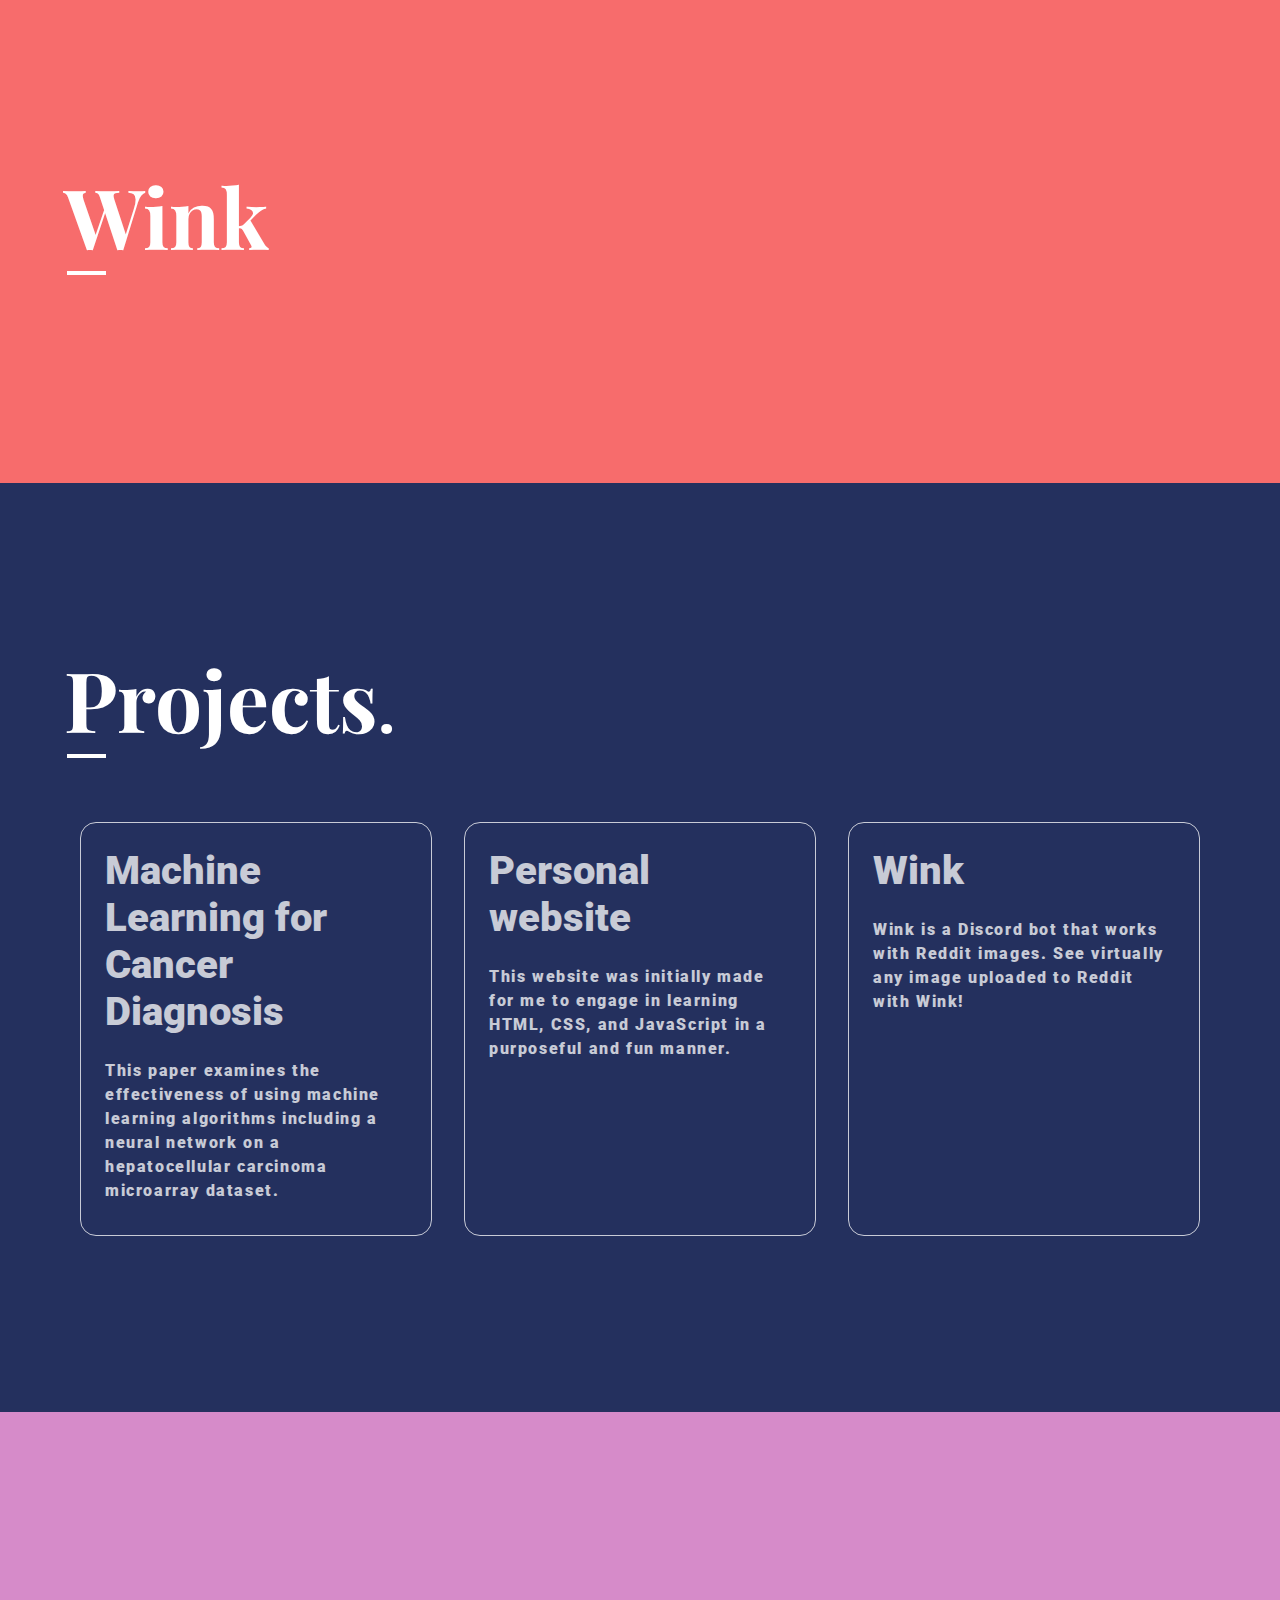
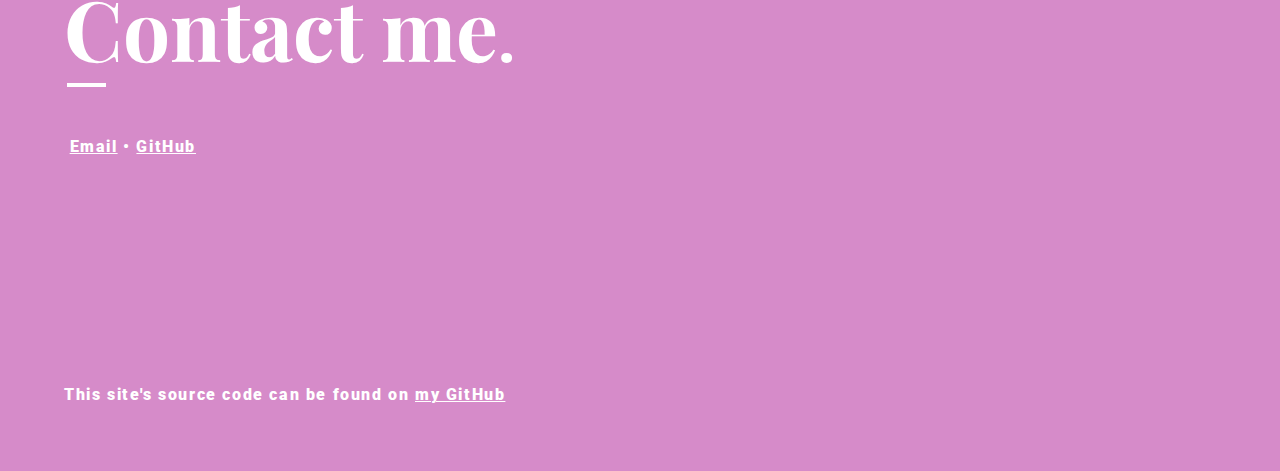
<file: index.html>
<!DOCTYPE html>
<html lang="en-US">
    <head>
        <meta charset="utf-8">
        <meta name="viewport" content="width=device-width, initial-scale=1.0">
        <link href="styles/style.css" rel="stylesheet">
        <link rel="icon" href="icons/chaicow.ico" type="image/x-icon">
        <link href="https://fonts.googleapis.com/css2?family=Playfair+Display&display=swap"
            rel="stylesheet">   
        <link href="https://fonts.googleapis.com/css2?family=Roboto:wght@100&display=swap" 
            rel="stylesheet"> 
        <script src="scripts/main.js" defer></script>  
        <title>Raymond Tian</title>
        <meta name="author" content="Raymond Tian">
        <meta name="description" 
            content="Raymond Tian's Personal Website">
    </head>
    
    <body ontouchstart="">  
        <section class="main">
            <h1 class="pad" id="name-header">Raymond Tian<span 
                class="period">.</span></h1>
            <div class="heading-underline"></div> 
            <div class="spacing"></div>     
        </section>
        
        <section class="projects">
            <h2 class="pad section-header" id="projects-header">Projects<span class="period">.</span></h2>  
            <div class="heading-underline"></div> 
            <div class="spacing"></div>

            <div class="projects-container pad">  
                <div class="project">
                    <a class="collapsible-link"
                        href="https://github.com/raymondytian/microarray-ml">
                        <div class="collapsible">
                            <h3 class="collapsible-header">
                                Machine Learning for Cancer Diagnosis</h3>
                            <p>
                                <br>This paper examines the effectiveness of using 
                                machine learning algorithms including a neural 
                                network on a hepatocellular carcinoma microarray 
                                dataset.</p>
                        </div>
                    </a>
                </div>

                <div class="project">
                    <a class="collapsible-link" 
                        href="https://github.com/raymondytian/raymondytian.github.io">
                        <div class="collapsible">
                            <h3 class="collapsible-header">Personal website</h3>
                            <p>
                                <br>
                                This website was initially made for me to engage in 
                                learning HTML, CSS, and JavaScript in a purposeful 
                                and fun manner.</p>
                        </div>
                    </a>
                </div>

                <div class="project">
                    <a class="collapsible-link" 
                        href="https://github.com/raymondytian/wink">
                        <div class="collapsible">
                            <h3 class="collapsible-header">Wink</h3>
                            <p>
                                <br>
                                Wink is a Discord bot that works with Reddit 
                                images. See virtually any image uploaded to 
                                Reddit with Wink!</p>
                        </div>
                    </a>
                </div>
            </div>
        </section>

        <section class="contact-me secton-header"> 
            <h2 class="pad" id="contact-me-header">Contact me<span class="period">.</span></h2>
            <div class="heading-underline"></div>  
            <div class="spacing"></div>
            
            <p class="pad" id="contact-info">&nbsp;<a class="link" 
                href="mailto:raymondtian.us@gmail.com">Email</a>&nbsp;•&nbsp;<a 
                class="link" href="https://github.com/raymondytian">GitHub</a>
            </p>
        </section>
        
        <footer>
            <p class="pad">This site's source code can be found on 
                <a class="link" href="https://github.com/raymondytian">my GitHub
                </a></p>
        </footer> 
    </body>
</html>
</file>
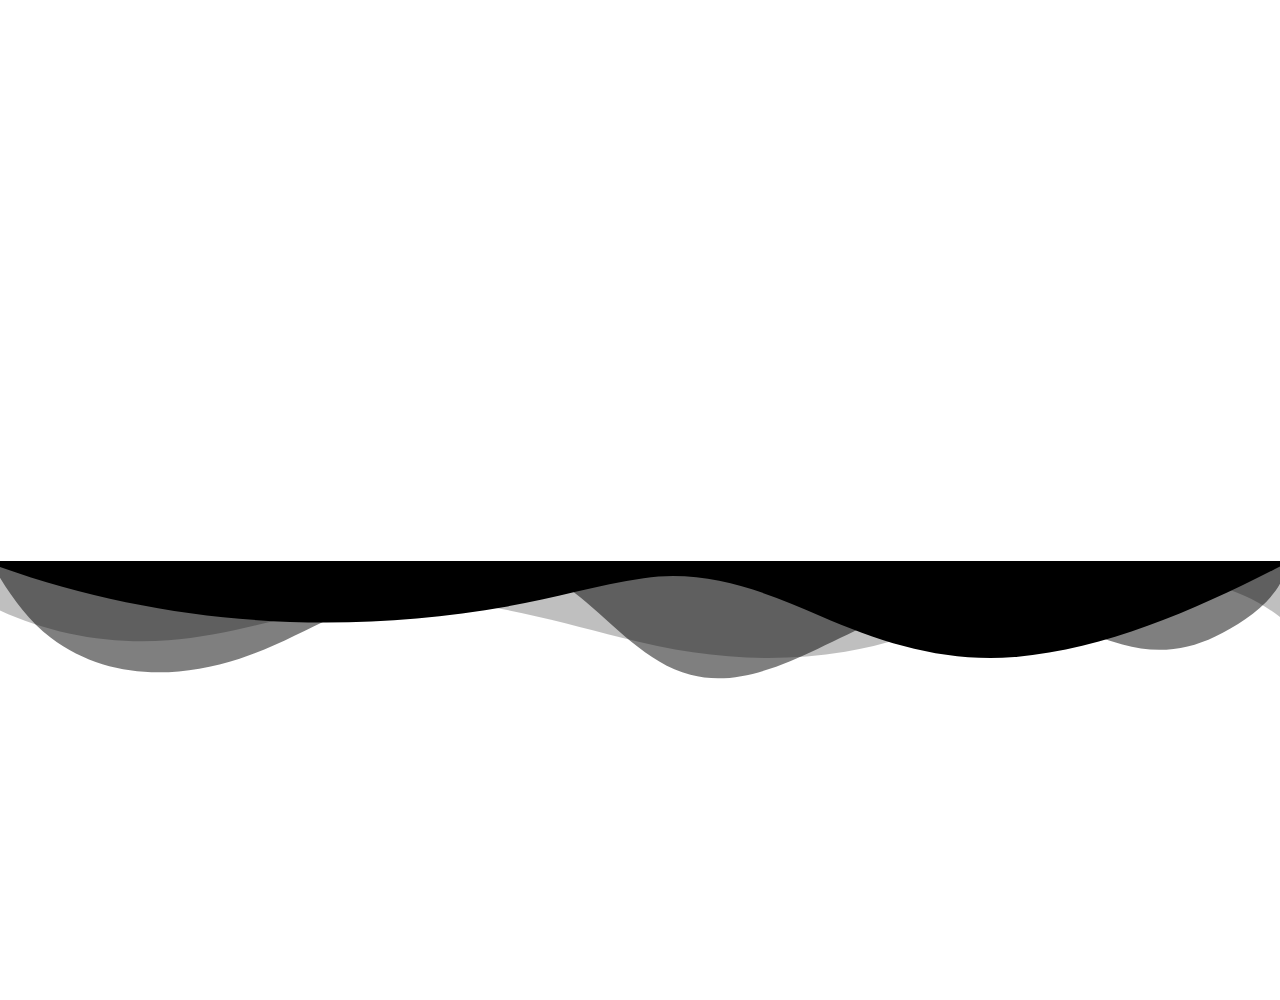
<file: docs/index.html>
<!DOCTYPE html>
<html lang="en-US">
    <head>
        <meta charset="utf-8">
        <meta name="viewport" content="width=device-width, initial-scale=1.0">
        <link href="styles/style.css" rel="stylesheet">
        <link rel="icon" href="icons/chaicow.ico" type="image/x-icon">
        <link href="https://fonts.googleapis.com/css2?family=Playfair+Display&display=swap"
            rel="stylesheet">   
        <link href="https://fonts.googleapis.com/css2?family=Roboto:wght@100&display=swap" 
            rel="stylesheet"> 
        <script src="scripts/main.js" defer></script>  
        <script src="https://ajax.googleapis.com/ajax/libs/jquery/3.5.1/jquery.min.js"></script>
        <title>Raymond Tian</title>
        <meta name="author" content="Raymond Tian">
        <meta name="description" 
            content="Raymond Tian's Personal Website">
    </head>
    
    <body ontouchstart="">  
        <header>
            <h2 class="pad fade fadeOut" id="name-header">Raymond Tian<span 
                class="period">.</span></h1>
            <div class="heading-underline fade fadeOut"></div> 
            <div class="spacing"></div> 
            <div class="big-spacing"></div>
            <h5 class="pad" id="name-header">Welcome to my website</h5>    
        </header>
        
        <section class="projects">
            <h2 class="pad section-header fade fadeOut" id="projects-header">Projects<span class="period">.</span></h2>  
            <div class="heading-underline fade fadeOut"></div> 
            <div class="spacing"></div>

            <div class="projects-container pad fade fadeOut">  
                <div class="project">
                    <a class="collapsible-link"
                        href="https://github.com/raymondytian/microarray-ml">
                        <div class="collapsible">
                            <h3 class="collapsible-header">
                                Machine Learning for Cancer Diagnosis</h3>
                            <p>
                                <br>This paper examines the effectiveness of using 
                                machine learning algorithms including a neural 
                                network on a hepatocellular carcinoma microarray 
                                dataset.</p>
                        </div>
                    </a>
                </div>

                <div class="project">
                    <a class="collapsible-link" 
                        href="https://github.com/raymondytian/raymondytian.github.io">
                        <div class="collapsible">
                            <h3 class="collapsible-header">Personal website</h3>
                            <p>
                                <br>
                                This website was initially made for me to engage in 
                                learning HTML, CSS, and JavaScript in a purposeful 
                                and fun manner. Now, it serves as a display and a reflection
                                of my projects and future endeavors. </p>
                        </div>
                    </a>
                </div>

                <div class="project">
                    <a class="collapsible-link" 
                        href="https://github.com/raymondytian/wink">
                        <div class="collapsible">
                            <h3 class="collapsible-header">Wink</h3>
                            <p>
                                <br>
                                Wink is a Discord bot that works with Reddit 
                                images. See virtually any image uploaded to 
                                Reddit with Wink! Wink is powered by Heroku, discord.py 
                                and PRAW.</p>
                        </div>
                    </a>
                </div>
            </div>
        </section>

        <section class="contact-me section-header"> 
            <h2 class="pad fade fadeOut" id="contact-me-header">Contact me<span class="period">.</span></h2>
            <div class="heading-underline fade fadeOut"></div>  
            <div class="spacing"></div>
            
            <p class="text fade fadeOut" id="contact-info">&nbsp;<a class="link" 
                href="mailto:raymondtian.us@gmail.com">Email</a>&nbsp;•&nbsp;<a 
                class="link" href="https://github.com/raymondytian">GitHub</a>
            </p>
            <div class="custom-shape-divider-top-1628211004">
                <svg data-name="Layer 1" xmlns="https://www.w3.org/2000/svg" viewBox="0 0 1200 120" preserveAspectRatio="none">
                    <path d="M0,0V46.29c47.79,22.2,103.59,32.17,158,28,70.36-5.37,136.33-33.31,206.8-37.5C438.64,32.43,512.34,53.67,583,72.05c69.27,18,138.3,24.88,209.4,13.08,36.15-6,69.85-17.84,104.45-29.34C989.49,25,1113-14.29,1200,52.47V0Z" opacity=".25" class="shape-fill"></path>
                    <path d="M0,0V15.81C13,36.92,27.64,56.86,47.69,72.05,99.41,111.27,165,111,224.58,91.58c31.15-10.15,60.09-26.07,89.67-39.8,40.92-19,84.73-46,130.83-49.67,36.26-2.85,70.9,9.42,98.6,31.56,31.77,25.39,62.32,62,103.63,73,40.44,10.79,81.35-6.69,119.13-24.28s75.16-39,116.92-43.05c59.73-5.85,113.28,22.88,168.9,38.84,30.2,8.66,59,6.17,87.09-7.5,22.43-10.89,48-26.93,60.65-49.24V0Z" opacity=".5" class="shape-fill"></path>
                    <path d="M0,0V5.63C149.93,59,314.09,71.32,475.83,42.57c43-7.64,84.23-20.12,127.61-26.46,59-8.63,112.48,12.24,165.56,35.4C827.93,77.22,886,95.24,951.2,90c86.53-7,172.46-45.71,248.8-84.81V0Z" class="shape-fill"></path>
                </svg>
            </div>
            <br>
            <br>
            <br>
            <p class="text">This site is built from scratch with pure HTML, CSS and JavaScript.</p>
        </section>
    </body>
</html>
</file>
<file: styles/style.css>
html {
    background-color: #121212;
    font-family: "Roboto", sans-serif;
    color: white;  
    margin: auto;
}

* {
    padding: 0;
    margin: 0;
}

.pad {
    padding: 0 5%;
}

.main {
    background-color: #f76c6c;
    padding: 10rem 0;
}

.projects {
    background-color: #24305e;
    padding: 10rem 0;
}

h1 {
    font-family: "Playfair Display", sans-serif;
    font-size: calc(3vw + 3vh + 2vmin);
    max-width: 100%;
}

h2 {
    font-family: "Playfair Display", sans-serif;
    font-size: calc(3vw + 3vh + 2vmin);
}

h3 {
    font-family: "Roboto", sans-serif;
    font-size: calc(1vw + 1vh + 2vmin);
    font-weight: 1000;
}

h4 {
    font-size: calc(1vw + 1vh + 2vmin);
}

.period {
    font-size: 4rem;
}

.heading-underline {
    width: calc(1vw + 1vh + 2vmin);
    height: 0.25rem;
    background-color: white;
    margin: 0 5% 0 5.2%;
}

.spacing {
    margin: 0 0 3rem 0;
}

.contact-me {
    background-color: #d68bc9;
    padding: 10rem 0;
}

p {
    font-weight: 1000;
    font-size: 1rem;
    line-height: 1.5;
    letter-spacing: 0.1rem;
    overflow-wrap: break-word;
}

a {
    color:white;
    text-decoration-thickness: 0;
}

@media(hover: hover) {
    .link:hover {
        color: #c8fcea;
    }
}

@media(hover: none) {
    .link:active {
        color: #c8fcea;
    }
}

.collapsible-link {
    text-decoration: none;
}

footer {
    padding: 5% 0;
    background-color: #d68bc9;
}


@media (min-width: 813px) {
    .projects-container {
        display: flex;
        flex-wrap: wrap;
        justify-content: center;
        flex-direction: row;
    }
}

@media (max-width: 812px) {
    .projects-container {
        display: flex;
        flex-wrap: wrap;
        flex-direction: column;
        align-items: center;
    }
}

.project {
    flex: 1 1;
    padding: 1.5rem 1.5rem 2rem 1.5rem;
    margin: 1rem;
    box-sizing: border-box;
    border-width: 0.1rem;
    border-style: solid;
    border-radius: 1rem;
    border-color: white;
    opacity: 0.75;
    cursor: pointer;
    color: white;
    text-align: left;
    min-width: 20rem;
}

.collapsible {
    color: white;
}

@media(hover: hover) {
    .project:hover {
        background-color: #374785;
        opacity: 1;
        padding: 1.75rem 1.5rem 1.75rem 1.5rem;
    }

    .project:hover h3 {
        opacity: 1;
    }
}

@media(hover: none) {
    .project:active {
        background-color: #374785;
        opacity: 1;
        padding: 1.75rem 1.5rem 1.75rem 1.5rem;
    }

    .project:active h3 {
        opacity: 1;
    }
}
</file>
<file: docs/styles/style.css>
:root {
    --clr-red: #f76c6c;
    --clr-navy: #24305e;
    --clr-pink: #ffb6c1;
    --clr-black: #121212;
    --clr-white: #fff;

    --ff-primary: 'Roboto', sans-serif;
    --ff-accent: 'Playfair Display', serif;
}

*,
*::before,
*::after {
    box-sizing: border-box;
}

body {
    font-family: var(--ff-primary);
    font-weight: 400;
    font-size: 1.3125rem;
    line-height: 1.5;
    color: var(--clr-white);
    margin: auto;
    height: 100%;
    overflow: hidden;
    scroll-behavior: smooth;
    perspective: 1px;
    transform-style: preserve-3d;
    overflow-y: scroll;
    overflow-x: hidden;
}

body,
h1,
h2,
h3,
p {
    margin: 0;
}

h1,
h2,
h3 {
    font-family: var(--ff-accent);
    font-weight: 900;
    line-height: 1.5;
    margin-bottom: 1rem;
}

h2,
h3,
p {
    margin-bottom: 1rem;
}

h1 {
    font-size: calc(5vw + 5vh + 2vmin);
}

h2 {
    font-size: calc(3vw + 3vh + 2vmin);
}

.heading-underline {
    width: 10%;
    height: 0.25rem;
    background-color: white;
    margin: 1rem auto;
}

.text-center {
    text-align: center;
}

header {
    height: 100vh;
}

section {
    height: 50rem;
    padding: 10rem 0;
}

.projects {
    min-height: 100vh;
    width: 100%;
    position: relative;
}

@media (min-width: 40rem) {
    header, section {
        padding: 7rem 0;
    }
}

.container {
    margin-inline: auto;
}


.projects-container {
    position: relative;
    display: flex;
    justify-content: center;
    align-items: center;
    flex-wrap: wrap;
    z-index: 1;
}

.projects-container .card {
    position: relative;
    width: 320px;
    height: 520px;
    margin: 30px;
    box-shadow: 20px 20px 50px rgba(0, 0, 0, 0.5);
    border-radius: 15px;
    background: rgba(255, 255, 255, 0.1);
    overflow: hidden;
    display: flex;
    justify-content: center;
    align-items: center;
    border-top: 1px solid rgba(255, 255, 255, 0.5);
    border-left: 1px solid rgba(255, 255, 255, 0.5);
    backdrop-filter: blur(5px);
}

@media(hover: hover) {
    .projects-container .card .content {
    padding: 20px;
    text-align: center;
    transform: translateY(50px);
    opacity: 0.5;
    transition: 0.5s;
    }
}

@media(hover: none) {
    .projects-container .card .content {
    padding: 20px;
    text-align: center;
    transform: translateY(0px);
    opacity: 1;
    }
}

@media(hover: hover) {
    .projects-container .card:hover .content {
        transform: translateY(0px);
        opacity: 1;
    }
}


@media(hover: none) {
    .projects-container .card .content {
        transform: translateY(0px);
        opacity: 1;
    }
}
 
.projects-container .card .content h2 {
    font-family: "Poppins";
    position: absolute;
    top: -80px;
    right: 30px;
    font-size: 8rem;
    color: rgba(255, 255, 255, 0.05);
    pointer-events: none;
}

.projects-container .card .content h3 {
    font-family: "Poppins";
    font-size: 1.8rem;
    color: #fff;
    z-index: 1;
    line-height: 1.2;
}

.projects-container .card .content p {
    font-size: 1.1rem;
    color: #fff;
    z-index: 1;
    text-align: left;
    text-align: center;
}

.projects-container .card .content a {
    font-family: "Poppins";
    position: relative;
    display: inline-block;
    padding: 8px 20px;
    margin-top: 2rem;
    background: #fff;
    color: #000;
    border-radius: 20px;
    text-decoration: none;
    font-weight: 500;
    box-shadow: 0 5px 15px rgb(0, 0, 0, 0.2);
}

a {
    color:white;
    text-underline-offset: 0.25rem;
}

@media(hover: hover) {
    .link:hover {
        transition: font-size 0.1s;
        font-size: 1.4rem;
    }
}

@media(hover: none) {
    .link:active {
        transition: font-size 0.1s;
        font-size: 1.4rem;
    }
}

.bg-black {
    background: var(--clr-black);
}

.bg-pink {
    background: var(--clr-pink);
}

@media (min-width: 813px) {
    .bg-mountains {
        background: url(../images/pexels-cmonphotography-1809644.jpg);
        background-position: center center;
        background-repeat: no-repeat;
        background-attachment: fixed;
        background-size: cover;
        background-color: #121212;
        width: 100%;
    }

    .bg-clouds {
        background: url(../images/pexels-jakub-novacek-924824.jpg);
        background-position: center center;
        background-repeat: no-repeat;
        background-attachment: fixed;
        background-size: cover;
        background-color: #121212;
        width: 100%;
    }
}

@media (max-width: 812px) {
    .bg-mountains {
        background-color: #F194BC;
        width: 100%;
    }

    .bg-clouds {
        background: url(../images/pexels-scott-webb-1931155.jpg);
        width: 100%;
        background-repeat: no-repeat;
        background-size: cover;
    }
}

.header-spacing {
    padding: 10vh 0;
}

.spacing {
    padding: 5rem 0;
}

.fade {
    transition: opacity 0.7s ease-in;
}
  
.fadeOut { 
    opacity: 0; 
}

.fadeIn { 
    opacity: 1; 
}

.contact-me {
    position: relative;
    padding: 0 0 5rem 0;
}

.text {
    font-family: var(--ff-primary);
    font-size: 1rem;
    padding: 0 5%;
}

.footer {
    font-family: var(--ff-primary);
    font-size: 0.75rem;
    padding: 0 5%;
}
</file>
